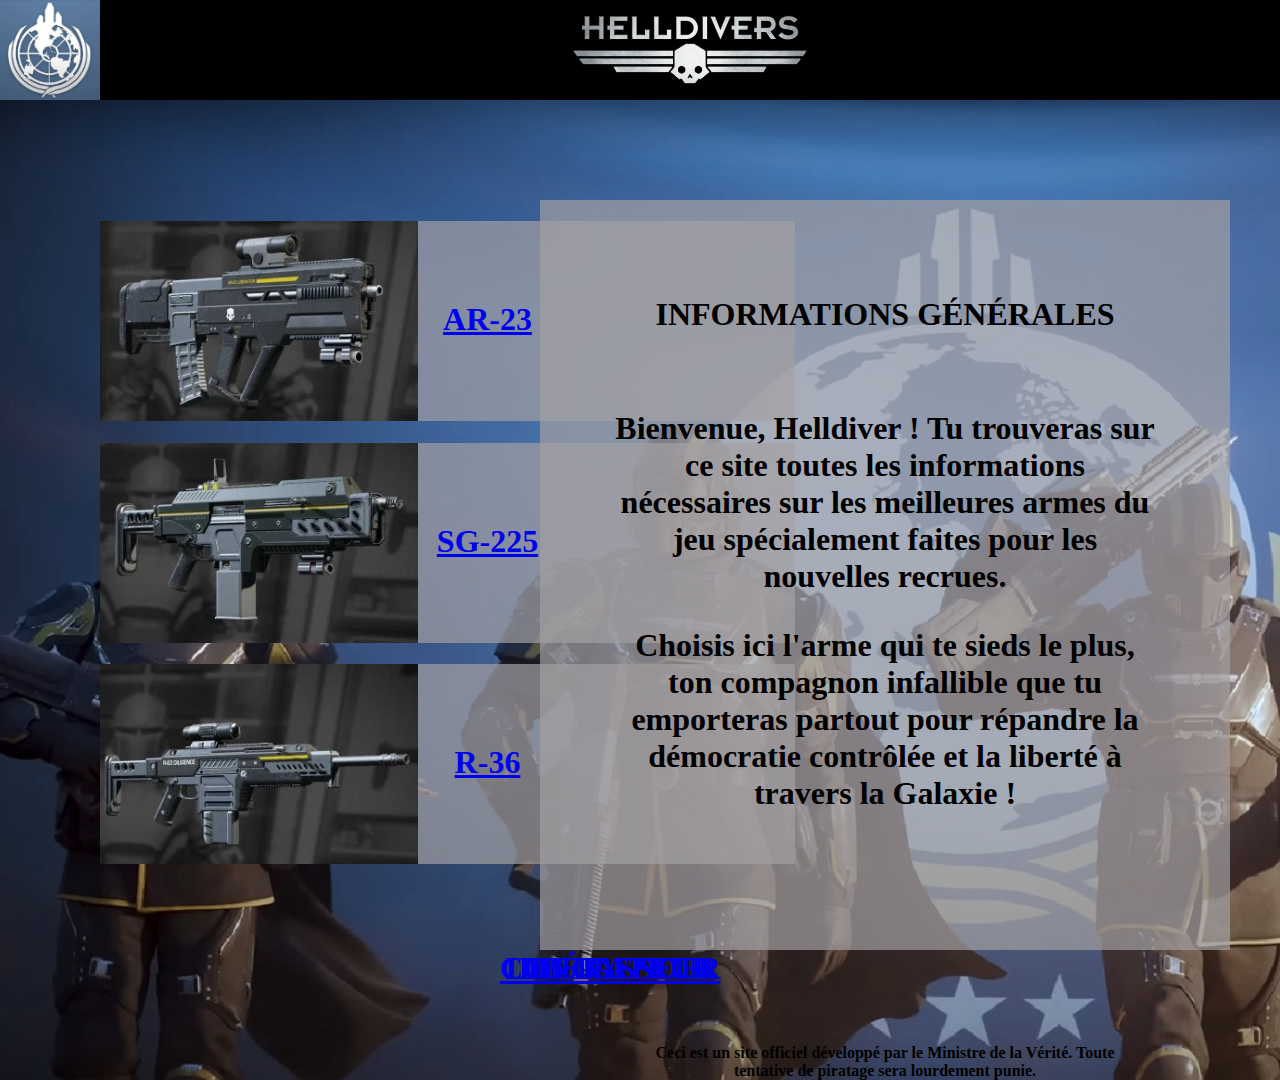
<file: site-internet/index.html>
<!DOCTYPE html>
<html>
    <head>
        <meta charset="utf-8">
        <meta name="viewport" 
        content="width=device-width, initial-scale=1.0">
        <title>Mon premier site</title>
        <link rel="stylesheet" href="style.css">
    </head>
    <body class>
        <div id="promotion" style="height: 1080px; background-size: 1920px 1080px;">
        <header>
                <div id="barre">
                    <div class="bloc-1">
                        <a href="C:\Users\anker\OneDrive\Desktop\site-internet\index.html"><img src="super-earth.jpg" alt="image-1"></a>
                    </div>
                    <div class="bloc-5">
                    <img src="Logo-Helldivers.jpg" alt="image-5">
                    </div>
                </div>
        </header>
        <section class="presentation-section">
            <div id="promotion" style="height: 1080px; background-size: 1920px 1080px;">
                <div class="infos">
                    <h1 class="titre"><strong>INFORMATIONS GÉNÉRALES</strong></h1>
                    <h2 class="salutations">Bienvenue, Helldiver ! 
                        Tu trouveras sur ce site toutes les informations nécessaires sur les meilleures armes du jeu spécialement faites pour les nouvelles recrues.
                        <p> Choisis ici l'arme qui te sieds le plus, ton compagnon infallible que tu emporteras partout pour répandre la démocratie contrôlée 
                            et la liberté à travers la Galaxie !</p>
                        <p class="message">Ceci est un site officiel développé par le Ministre de la Vérité. Toute tentative de piratage sera lourdement punie.</p></h2>
                    </div>
        <div class="miniatures">
                        <div class="bloc-2">
                <a href="C:\Users\anker\OneDrive\Desktop\site-internet\index2.html"><img src="1749612-liberateur-article_m-1.jpg" alt="image-2"></a>
                <h1 class="texte-1">
                    <a href="C:\Users\anker\OneDrive\Desktop\site-internet\index2.html"><strong>AR-23 LIBÉRATEUR</strong></a>  
                </h1>
            </div>
            <div class="bloc-3">
                <a href="C:\Users\anker\OneDrive\Desktop\site-internet\index3.html"><img src="1749611-concasseur-article_m-1.jpg" alt="image-3"></a>
                <h1 class="texte-2">
                    <a href="C:\Users\anker\OneDrive\Desktop\site-internet\index3.html"><strong>SG-225 CONCASSEUR</strong></a>
                </h1>
            </div>
            <div class="bloc-4">
                <a href="C:\Users\anker\OneDrive\Desktop\site-internet\index4.html"><img src="R-36 diligence.jpg" alt="image-4"></a>
                <h1 class="texte-3">
                    <a href="C:\Users\anker\OneDrive\Desktop\site-internet\index4.html"><strong>R-36 DILIGENCE</strong></a>  
                </h1>
            </div>
        </div>
            </section>
        </div>
        </section>
    </body>
</html>
</file>
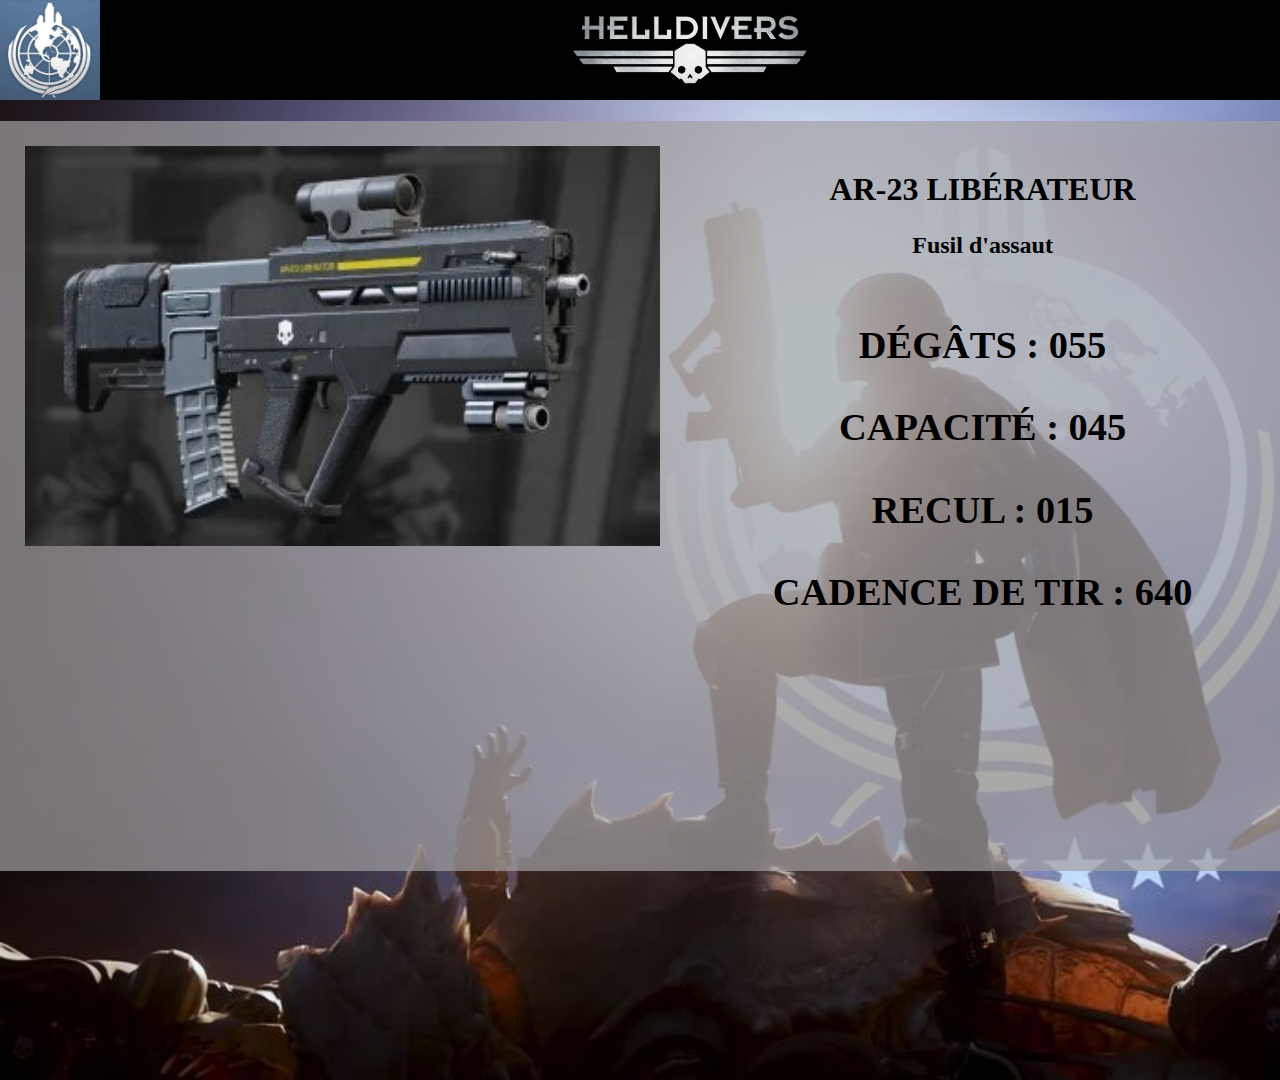
<file: site-internet/index2.html>
<!DOCTYPE html>
<html>
    <head>
        <meta charset="utf-8">
        <meta name="viewport"
        content="width=device-width, initial-scale=1.0">
        <title>Mon premier site</title>
        <link rel="stylesheet" href="style2.css">
    </head>
    <body class>
        <div id="promotion" style="height: 1080px; background-size: 1920px 1080px;">
        <header>
                <div id="barre">
                    <div class="bloc-1">
                        <a href="C:\Users\anker\OneDrive\Desktop\site-internet\index.html"><img src="super-earth.jpg" alt="image-1"></a>
                    </div>
                    <div class="bloc-5">
                    <img src="Logo-Helldivers.jpg" alt="image-5">
                    </div>
                </div>
        </header>
        <div class="bloc-2">
            </a><img src="1749612-liberateur-article_m-1.jpg" alt="image-2">
            <h1 class="texte-1"><strong>AR-23 LIBÉRATEUR</strong>
                <p class="type">Fusil d'assaut</p>
                <p class="stats">DÉGÂTS : 055</p>
                <p class="stats">CAPACITÉ : 045</p>
                <p class="stats">RECUL : 015</p>
                <p class="stats">CADENCE DE TIR : 640</p>
            </h1>
        </div>
</html>
</file>
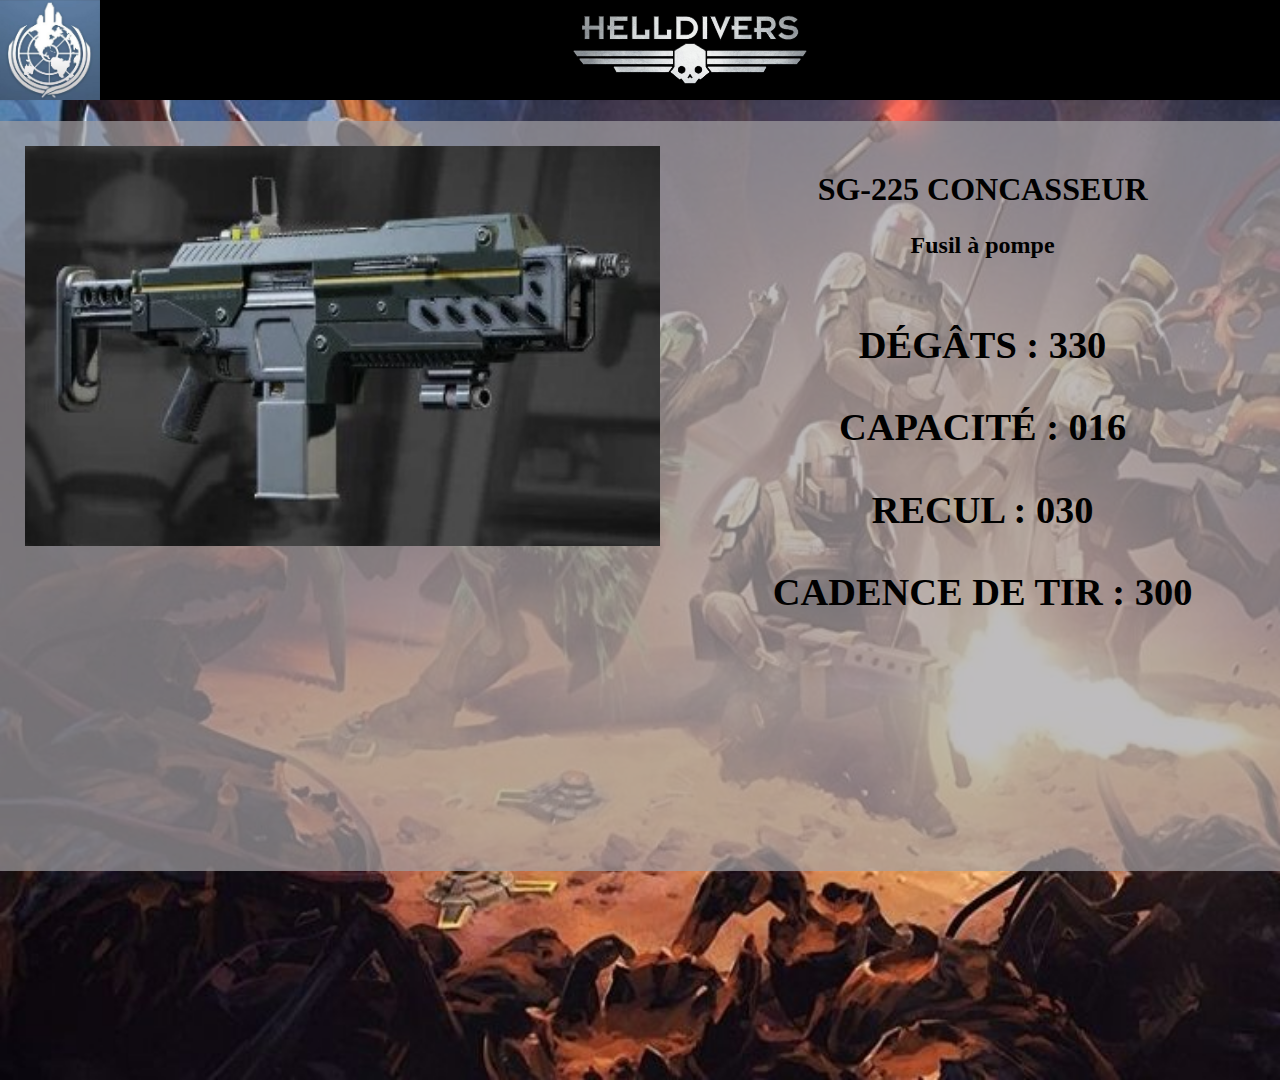
<file: site-internet/index3.html>
<!DOCTYPE html>
<html>
    <head>
        <meta charset="utf-8">
        <meta name="viewport"
        content="width=device-width, initial-scale=1.0">
        <title>Mon premier site</title>
        <link rel="stylesheet" href="style3.css">
    </head>
    <body class>
        <div id="promotion" style="height: 1080px; background-size: 1920px 1080px;">
        <header>
                <div id="barre">
                    <div class="bloc-1">
                        <a href="C:\Users\anker\OneDrive\Desktop\site-internet\index.html"><img src="super-earth.jpg" alt="image-1"></a>
                    </div>
                    <div class="bloc-5">
                    <img src="Logo-Helldivers.jpg" alt="image-5">
                    </div>
                </div>
        </header>
        <div class="bloc-2">
            </a><img src="1749611-concasseur-article_m-1.jpg" alt="image-2">
            <h1 class="texte-1"><strong>SG-225 CONCASSEUR</strong>
                <p class="type">Fusil à pompe</p>
                <p class="stats">DÉGÂTS : 330</p>
                <p class="stats">CAPACITÉ : 016</p>
                <p class="stats">RECUL : 030</p>
                <p class="stats">CADENCE DE TIR : 300</p>
            </h1>
        </div>
</html>
</file>
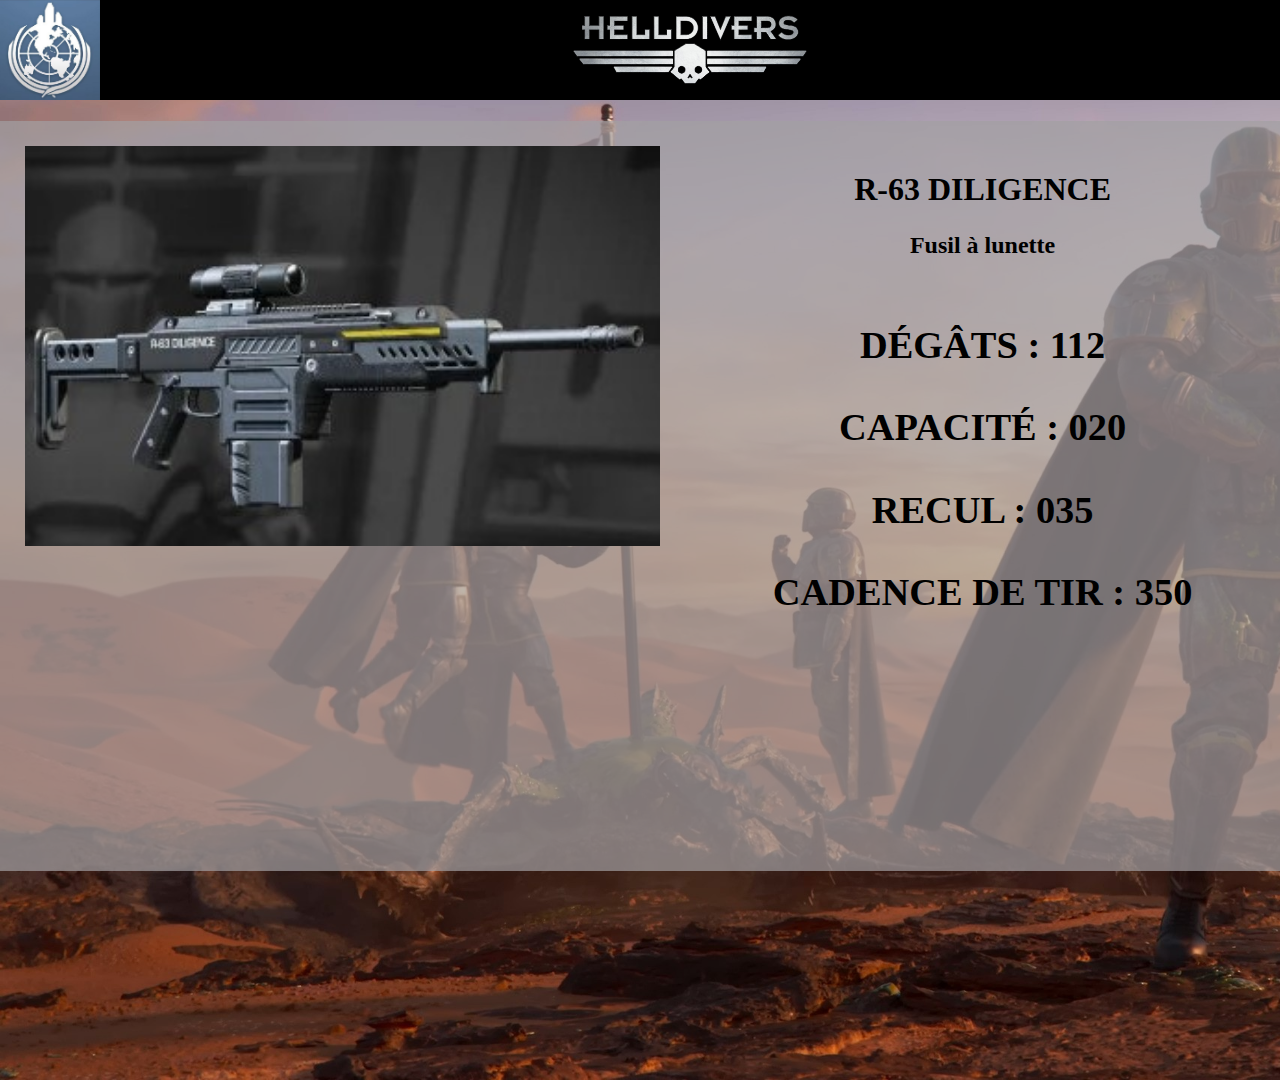
<file: site-internet/index4.html>
<!DOCTYPE html>
<html>
    <head>
        <meta charset="utf-8">
        <meta name="viewport"
        content="width=device-width, initial-scale=1.0">
        <title>Mon premier site</title>
        <link rel="stylesheet" href="style4.css">
    </head>
    <body class>
        <div id="promotion" style="height: 1080px; background-size: 1920px 1080px;">
        <header>
                <div id="barre">
                    <div class="bloc-1">
                        <a href="C:\Users\anker\OneDrive\Desktop\site-internet\index.html"><img src="super-earth.jpg" alt="image-1"></a>
                    </div>
                    <div class="bloc-5">
                    <img src="Logo-Helldivers.jpg" alt="image-5">
                    </div>
                </div>
        </header>
        <div class="bloc-2">
            </a><img src="R-36 diligence.jpg" alt="image-2">
            <h1 class="texte-1"><strong>R-63 DILIGENCE</strong>
                <p class="type">Fusil à lunette</p>
                <p class="stats">DÉGÂTS : 112</p>
                <p class="stats">CAPACITÉ : 020</p>
                <p class="stats">RECUL : 035</p>
                <p class="stats">CADENCE DE TIR : 350</p>
            </h1>
        </div>
</html>
</file>
<file: site-internet/style.css>
.presentation-contenu{
    display: flex;
    justify-content:space-around;
}
body{
    display: block;
    margin: 0;   
}

header{
    height: 100px;
    width: 100%;
}

#barre{
    position:fixed;
    width: 100%;
    height: 100px;
    z-index: 55;
    top: 0px;
    background-color: black;
}
#promotion{
    overflow: hidden;
    position: relative;
    background: url(helldivers-2-melee-weapons-gun-bash-killer-01.webp);
        max-height: 100%;
        width: auto;
}
.infos{
    width: 50%;
    height: 700px;
    margin-top: 100px;
    margin-right: 50px;
    padding: 25px;
    float: right;
    text-align: center;
    background-color:hsla(300, 1%, 63%, 0.7)
}
.titre{
    padding: 50px;
    padding-bottom: 25px;
font-size:xx-large;
}
.salutations{
    padding: 50px;
    padding-top: 25px;
    font-size:xx-large;
}
.message{
    padding: 25px;
    padding-top: 200px;
    font-size: medium;
}


.bloc-1{
    height: 100px;
    width: auto;
    float: left;
    align-items: center;
    img{
        max-height: 100%;
        width: auto;
    }
}

.bloc-5{
    height: 100px;
    width: 100%; 
    text-align: center;
    img{
        max-height: 100%;
        width: auto;
    }  
}
.miniatures{
    width: 50%;
    height: auto;
    padding: 100px;
    text-align: center;
    .bloc-2{
        height: 200px;
        width: 100%;
        text-align: center;
        .texte-1{
            height: 110px;
            width: 350px;
            padding: 10px;
            padding-left: 335px;
            padding-top: 80px;
            background-color:hsla(300, 1%, 63%, 0.7)
        }
        img{
            max-height: 100%;
            width: auto;
            float: left;
        }
    }
    .bloc-3{
        height: 200px;
        width: 100%;
        text-align: center;
        .texte-2{
            height: 110px;
            width: 350px;
            padding: 10px;
            padding-left: 335px;
            padding-top: 80px;
            background-color:hsla(300, 1%, 63%, 0.7)
        }
        img{
            max-height: 100%;
            width: auto;
            float: left;
        }
    }
        .bloc-4{
            height: 200px;
            width: 100%;
        text-align: center;
        .texte-3{
            height: 110px;
            width: 350px;
            padding: 10px;
            padding-left: 335px;
            padding-top: 80px;
            background-color:hsla(300, 1%, 63%, 0.7)
        }
        img{
            max-height: 100%;
            width: auto;
            float: left;
        }
        }
    }

@media screen and (max-width: 1100px){
      .bloc-2, .bloc-3, .bloc-4{
        width: 70%;
      }
    }
@media screen and (max-width: 1100px){
        .bloc-2, .bloc-3, .bloc-4{
          width: 100%;
        }  
    }
</file>
<file: site-internet/style2.css>
.presentation-contenu{
    display: flex;
    justify-content:space-around;
}
body{
    display: block;
    margin: 0;   
}

header{
    height: 100px;
    width: 100%;
}

#barre{
    position:fixed;
    width: 100%;
    height: 100px;
    z-index: 55;
    top: 0px;
    background-color: black;
}
#promotion{
    overflow: hidden;
    position: relative;
    background: url(Helldivers-2-3.jpg);
        max-height: 100%;
        width: auto;
}

.bloc-1{
    height: 100px;
    width: auto;
    float: left;
    align-items: center;
    img{
        max-height: 100%;
        width: auto;
    }
}

.bloc-5{
    height: 100px;
    width: 100%; 
    text-align: center;
    img{
        max-height: 100%;
        width: auto;
    }  
}

.bloc-2{
    height: 400px;
    text-align: center;
    .texte-1{
        font-size: xx-large;
        .stats{
            font-size: larger;  
        }
        .type{
            font-size:x-large;
            padding-top: 0px;
            padding-bottom: 25px;

        }
        height: 700px;
        width: 100%;
        padding-top: 50px;
        background-color:hsla(300, 1%, 63%, 0.7)
    }
    img{
        height: 100%;
        width: auto;
        padding: 25px;
        float: left;
    }
}

@media screen and (max-width: 1100px){
      .bloc-2, .bloc-3, .bloc-4{
        width: 70%;
      }
    }
@media screen and (max-width: 1100px){
        .bloc-2, .bloc-3, .bloc-4{
          width: 100%;
        }  
    }
</file>
<file: site-internet/style3.css>
.presentation-contenu{
    display: flex;
    justify-content:space-around;
}
body{
    display: block;
    margin: 0;   
}

header{
    height: 100px;
    width: 100%;
}

#barre{
    position:fixed;
    width: 100%;
    height: 100px;
    z-index: 55;
    top: 0px;
    background-color: black;
}
#promotion{
    overflow: hidden;
    position: relative;
    background: url(fusil\ à\ pompe.jpg);
        max-height: 100%;
        width: auto;
}


.bloc-1{
    height: 100px;
    width: auto;
    float: left;
    align-items: center;
    img{
        max-height: 100%;
        width: auto;
    }
}

.bloc-5{
    height: 100px;
    width: 100%; 
    text-align: center;
    img{
        max-height: 100%;
        width: auto;
    }  
}

.bloc-2{
    height: 400px;
    text-align: center;
    .texte-1{
        font-size: xx-large;
        .stats{
            font-size: larger;
        }
        .type{
            font-size:x-large;
            padding-top: 0px;
            padding-bottom: 25px;

        }
        height: 700px;
        width: 100%;
        padding-top: 50px;
        background-color:hsla(300, 1%, 63%, 0.7)
    }
    img{
        height: 100%;
        width: auto;
        padding: 25px;
        float: left;
    }
}

@media screen and (max-width: 1100px){
      .bloc-2, .bloc-3, .bloc-4{
        width: 70%;
      }
    }
@media screen and (max-width: 1100px){
        .bloc-2, .bloc-3, .bloc-4{
          width: 100%;
        }  
    }
</file>
<file: site-internet/style4.css>
.presentation-contenu{
    display: flex;
    justify-content:space-around;
}
body{
    display: block;
    margin: 0;   
}

header{
    height: 100px;
    width: 100%;
}

#barre{
    position:fixed;
    width: 100%;
    height: 100px;
    z-index: 55;
    top: 0px;
    background-color: black;
}
#promotion{
    overflow: hidden;
    position: relative;
    background: url(Helldivers-2-Announce-Trailer-_-PS5-PC-Games-1-57-screenshot.jpg);
        max-height: 100%;
        width: auto;
}


.bloc-1{
    height: 100px;
    width: auto;
    float: left;
    align-items: center;
    img{
        max-height: 100%;
        width: auto;
    }
}

.bloc-5{
    height: 100px;
    width: 100%; 
    text-align: center;
    img{
        max-height: 100%;
        width: auto;
    }  
}

.bloc-2{
    height: 400px;
    text-align: center;
    .texte-1{
        font-size: xx-large;
        .stats{
            font-size: larger;
        }
        .type{
            font-size:x-large;
            padding-top: 0px;
            padding-bottom: 25px;

        }
        height: 700px;
        width: 100%;
        padding-top: 50px;
        background-color:hsla(300, 1%, 63%, 0.7)
    }
    img{
        height: 100%;
        width: auto;
        padding: 25px;
        float: left;
    }
}

@media screen and (max-width: 1100px){
      .bloc-2, .bloc-3, .bloc-4{
        width: 70%;
      }
    }
@media screen and (max-width: 1100px){
        .bloc-2, .bloc-3, .bloc-4{
          width: 100%;
        }  
    }
</file>
